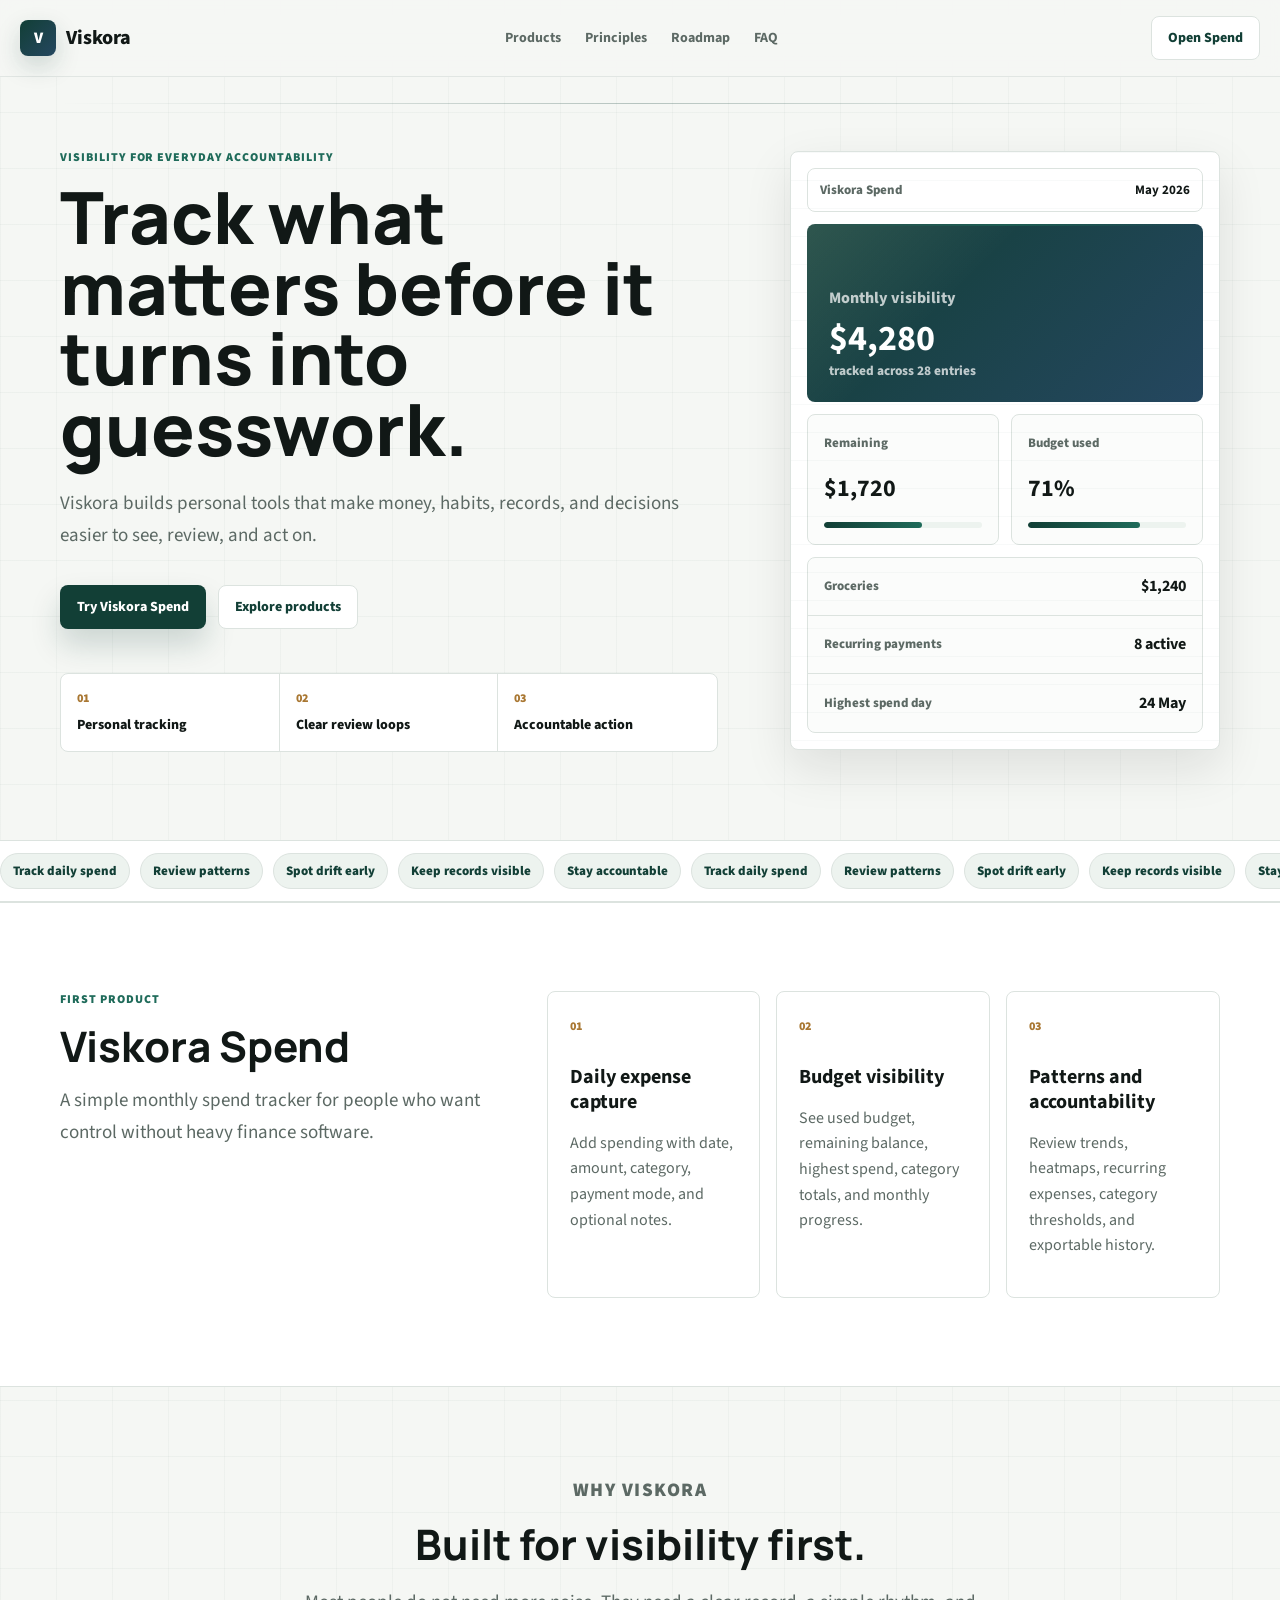
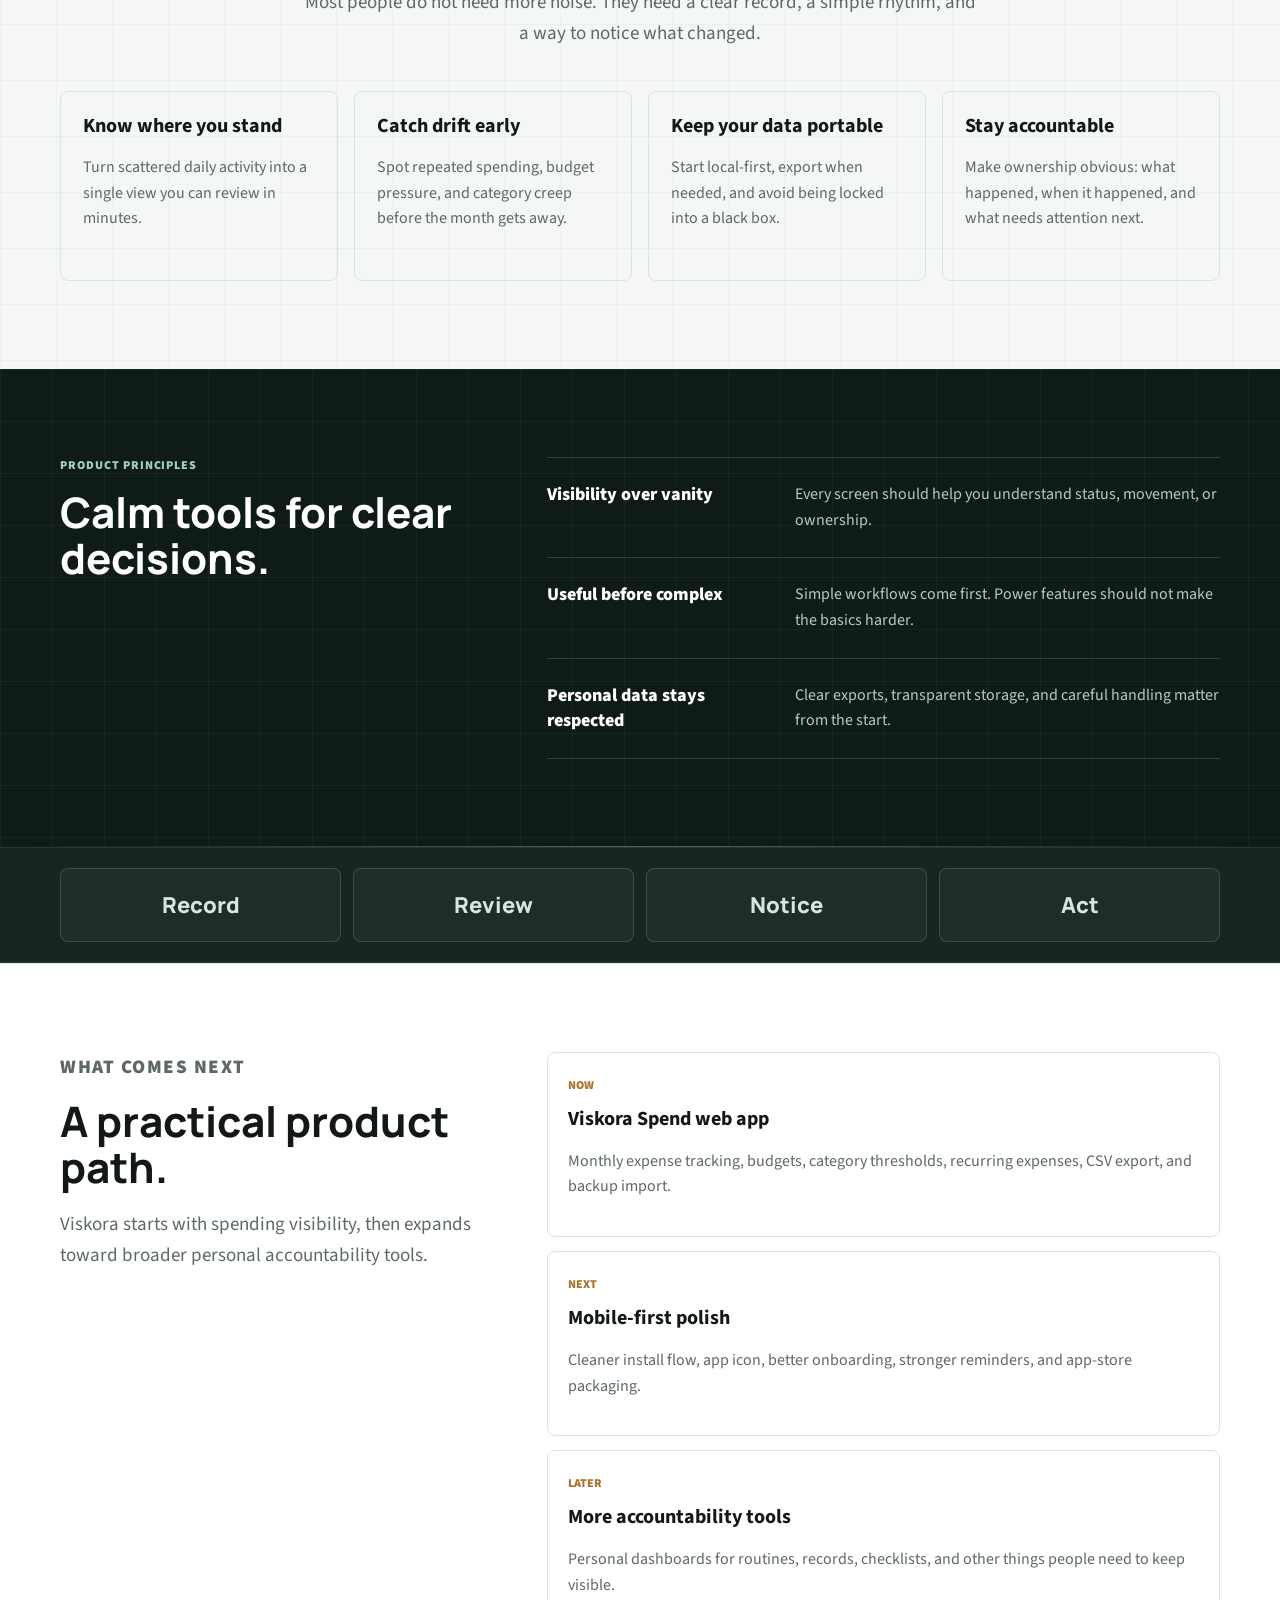
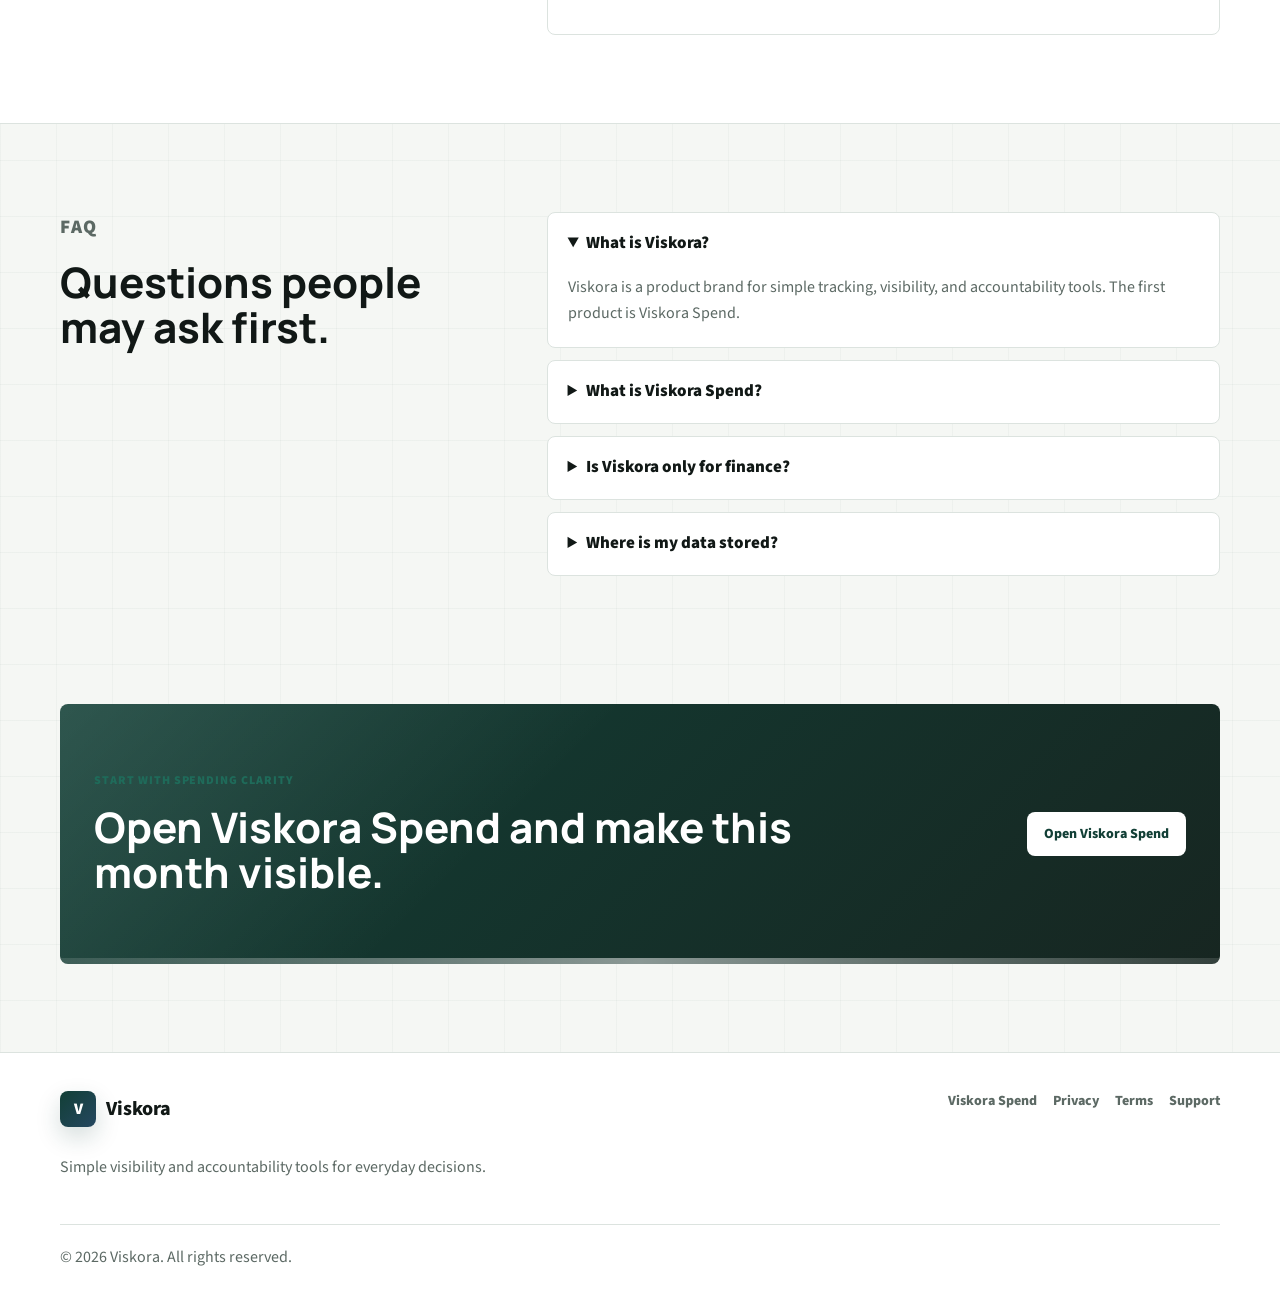
<file: index.html>
<!doctype html>
<html lang="en">
<head>
  <meta charset="utf-8">
  <meta name="viewport" content="width=device-width, initial-scale=1">
  <title>Viskora | Visibility for personal finance and accountability</title>
  <meta name="description" content="Viskora builds clear, accountable personal tools for tracking spending, routines, records, and decisions.">
  <meta name="theme-color" content="#123f36">
  <meta property="og:title" content="Viskora">
  <meta property="og:description" content="Simple tools for visibility, tracking, and accountability.">
  <meta property="og:type" content="website">
  <meta property="og:url" content="https://www.viskora.com">
  <meta name="twitter:card" content="summary">
  <link rel="canonical" href="https://www.viskora.com">
  <link rel="preconnect" href="https://fonts.googleapis.com">
  <link rel="preconnect" href="https://fonts.gstatic.com" crossorigin>
  <link href="https://fonts.googleapis.com/css2?family=Manrope:wght@500;600;700;800&family=Source+Sans+3:wght@400;500;600;700;800&display=swap" rel="stylesheet">
  <link rel="stylesheet" href="styles.css">
</head>
<body>
  <header class="site-header">
    <a class="brand" href="/" aria-label="Viskora home">
      <span class="brand-mark" aria-hidden="true">V</span>
      <span>Viskora</span>
    </a>

    <nav class="desktop-nav" aria-label="Primary navigation">
      <a href="#products">Products</a>
      <a href="#principles">Principles</a>
      <a href="#roadmap">Roadmap</a>
      <a href="#faq">FAQ</a>
    </nav>

    <a class="nav-action" href="https://spend.viskora.com">Open Spend</a>
  </header>

  <main>
    <section class="hero section-band reveal-section">
      <div class="container hero-grid">
        <div class="hero-copy reveal-item">
          <p class="eyebrow">Visibility for everyday accountability</p>
          <h1>Track what matters before it turns into guesswork.</h1>
          <p class="hero-lead">Viskora builds personal tools that make money, habits, records, and decisions easier to see, review, and act on.</p>

          <div class="hero-actions">
            <a class="button button-primary" href="https://spend.viskora.com">Try Viskora Spend</a>
            <a class="button button-secondary" href="#products">Explore products</a>
          </div>

          <dl class="proof-strip reveal-item" aria-label="Viskora focus areas">
            <div>
              <dt>01</dt>
              <dd>Personal tracking</dd>
            </div>
            <div>
              <dt>02</dt>
              <dd>Clear review loops</dd>
            </div>
            <div>
              <dt>03</dt>
              <dd>Accountable action</dd>
            </div>
          </dl>
        </div>

        <div class="product-visual reveal-item" data-float-card aria-label="Viskora Spend dashboard preview">
          <div class="scan-line" aria-hidden="true"></div>
          <div class="visual-topbar">
            <span>Viskora Spend</span>
            <strong>May 2026</strong>
          </div>
          <div class="visual-hero">
            <span>Monthly visibility</span>
            <strong>$4,280</strong>
            <small>tracked across 28 entries</small>
          </div>
          <div class="visual-metrics">
            <div>
              <span>Remaining</span>
              <strong>$1,720</strong>
              <div class="mini-meter" aria-hidden="true"><i style="width: 62%"></i></div>
            </div>
            <div>
              <span>Budget used</span>
              <strong>71%</strong>
              <div class="mini-meter" aria-hidden="true"><i style="width: 71%"></i></div>
            </div>
          </div>
          <div class="visual-list">
            <div class="visual-row">
              <span>Groceries</span>
              <strong>$1,240</strong>
            </div>
            <div class="visual-row">
              <span>Recurring payments</span>
              <strong>8 active</strong>
            </div>
            <div class="visual-row">
              <span>Highest spend day</span>
              <strong>24 May</strong>
            </div>
          </div>
        </div>
      </div>
    </section>

    <div class="motion-ribbon" aria-hidden="true">
      <div class="motion-track">
        <span>Track daily spend</span>
        <span>Review patterns</span>
        <span>Spot drift early</span>
        <span>Keep records visible</span>
        <span>Stay accountable</span>
        <span>Track daily spend</span>
        <span>Review patterns</span>
        <span>Spot drift early</span>
        <span>Keep records visible</span>
        <span>Stay accountable</span>
      </div>
    </div>

    <section class="section-band section-light reveal-section" id="products">
      <div class="container split-section">
        <div class="section-copy reveal-item">
          <p class="eyebrow">First product</p>
          <h2>Viskora Spend</h2>
          <p class="section-lead">A simple monthly spend tracker for people who want control without heavy finance software.</p>
        </div>

        <div class="feature-grid">
          <article class="feature-card reveal-item">
            <span class="feature-number">01</span>
            <h3>Daily expense capture</h3>
            <p>Add spending with date, amount, category, payment mode, and optional notes.</p>
          </article>
          <article class="feature-card reveal-item">
            <span class="feature-number">02</span>
            <h3>Budget visibility</h3>
            <p>See used budget, remaining balance, highest spend, category totals, and monthly progress.</p>
          </article>
          <article class="feature-card reveal-item">
            <span class="feature-number">03</span>
            <h3>Patterns and accountability</h3>
            <p>Review trends, heatmaps, recurring expenses, category thresholds, and exportable history.</p>
          </article>
        </div>
      </div>
    </section>

    <section class="section-band reveal-section">
      <div class="container">
        <div class="section-heading reveal-item">
          <p class="eyebrow">Why Viskora</p>
          <h2>Built for visibility first.</h2>
          <p>Most people do not need more noise. They need a clear record, a simple rhythm, and a way to notice what changed.</p>
        </div>

        <div class="benefit-grid">
          <article class="benefit-item reveal-item">
            <h3>Know where you stand</h3>
            <p>Turn scattered daily activity into a single view you can review in minutes.</p>
          </article>
          <article class="benefit-item reveal-item">
            <h3>Catch drift early</h3>
            <p>Spot repeated spending, budget pressure, and category creep before the month gets away.</p>
          </article>
          <article class="benefit-item reveal-item">
            <h3>Keep your data portable</h3>
            <p>Start local-first, export when needed, and avoid being locked into a black box.</p>
          </article>
          <article class="benefit-item reveal-item">
            <h3>Stay accountable</h3>
            <p>Make ownership obvious: what happened, when it happened, and what needs attention next.</p>
          </article>
        </div>
      </div>
    </section>

    <section class="section-band section-dark reveal-section" id="principles">
      <div class="container principle-grid">
        <div class="reveal-item">
          <p class="eyebrow eyebrow-invert">Product principles</p>
          <h2>Calm tools for clear decisions.</h2>
        </div>

        <div class="principle-list">
          <div class="principle-row reveal-item">
            <span>Visibility over vanity</span>
            <p>Every screen should help you understand status, movement, or ownership.</p>
          </div>
          <div class="principle-row reveal-item">
            <span>Useful before complex</span>
            <p>Simple workflows come first. Power features should not make the basics harder.</p>
          </div>
          <div class="principle-row reveal-item">
            <span>Personal data stays respected</span>
            <p>Clear exports, transparent storage, and careful handling matter from the start.</p>
          </div>
        </div>
      </div>
    </section>

    <div class="signal-band" aria-hidden="true">
      <div class="container signal-grid">
        <span>Record</span>
        <span>Review</span>
        <span>Notice</span>
        <span>Act</span>
      </div>
    </div>

    <section class="section-band section-light reveal-section" id="roadmap">
      <div class="container roadmap-grid">
        <div class="section-heading section-heading-left reveal-item">
          <p class="eyebrow">What comes next</p>
          <h2>A practical product path.</h2>
          <p>Viskora starts with spending visibility, then expands toward broader personal accountability tools.</p>
        </div>

        <ol class="timeline">
          <li class="reveal-item">
            <span>Now</span>
            <strong>Viskora Spend web app</strong>
            <p>Monthly expense tracking, budgets, category thresholds, recurring expenses, CSV export, and backup import.</p>
          </li>
          <li class="reveal-item">
            <span>Next</span>
            <strong>Mobile-first polish</strong>
            <p>Cleaner install flow, app icon, better onboarding, stronger reminders, and app-store packaging.</p>
          </li>
          <li class="reveal-item">
            <span>Later</span>
            <strong>More accountability tools</strong>
            <p>Personal dashboards for routines, records, checklists, and other things people need to keep visible.</p>
          </li>
        </ol>
      </div>
    </section>

    <section class="section-band reveal-section" id="faq">
      <div class="container faq-grid">
        <div class="section-heading section-heading-left reveal-item">
          <p class="eyebrow">FAQ</p>
          <h2>Questions people may ask first.</h2>
        </div>

        <div class="faq-list">
          <details class="reveal-item" open>
            <summary>What is Viskora?</summary>
            <p>Viskora is a product brand for simple tracking, visibility, and accountability tools. The first product is Viskora Spend.</p>
          </details>
          <details class="reveal-item">
            <summary>What is Viskora Spend?</summary>
            <p>Viskora Spend is a monthly spend tracker for recording expenses, budgets, categories, recurring payments, and trends.</p>
          </details>
          <details class="reveal-item">
            <summary>Is Viskora only for finance?</summary>
            <p>No. Finance is the first use case. The wider brand can support any personal tool where visibility and accountability matter.</p>
          </details>
          <details class="reveal-item">
            <summary>Where is my data stored?</summary>
            <p>The current spend tracker stores data in your browser. You can export CSV files and JSON backups from the app.</p>
          </details>
        </div>
      </div>
    </section>

    <section class="section-band cta-band reveal-section">
      <div class="container cta-panel reveal-item">
        <div>
          <p class="eyebrow">Start with spending clarity</p>
          <h2>Open Viskora Spend and make this month visible.</h2>
        </div>
        <a class="button button-primary" href="https://spend.viskora.com">Open Viskora Spend</a>
      </div>
    </section>
  </main>

  <footer class="site-footer">
    <div class="container footer-grid">
      <div>
        <a class="brand footer-brand" href="/">
          <span class="brand-mark" aria-hidden="true">V</span>
          <span>Viskora</span>
        </a>
        <p>Simple visibility and accountability tools for everyday decisions.</p>
      </div>
      <div class="footer-links">
        <a href="https://spend.viskora.com">Viskora Spend</a>
        <a href="/privacy">Privacy</a>
        <a href="/terms">Terms</a>
        <a href="/support">Support</a>
      </div>
      <p class="copyright">&copy; 2026 Viskora. All rights reserved.</p>
    </div>
  </footer>
  <script src="motion.js"></script>
</body>
</html>
</file>
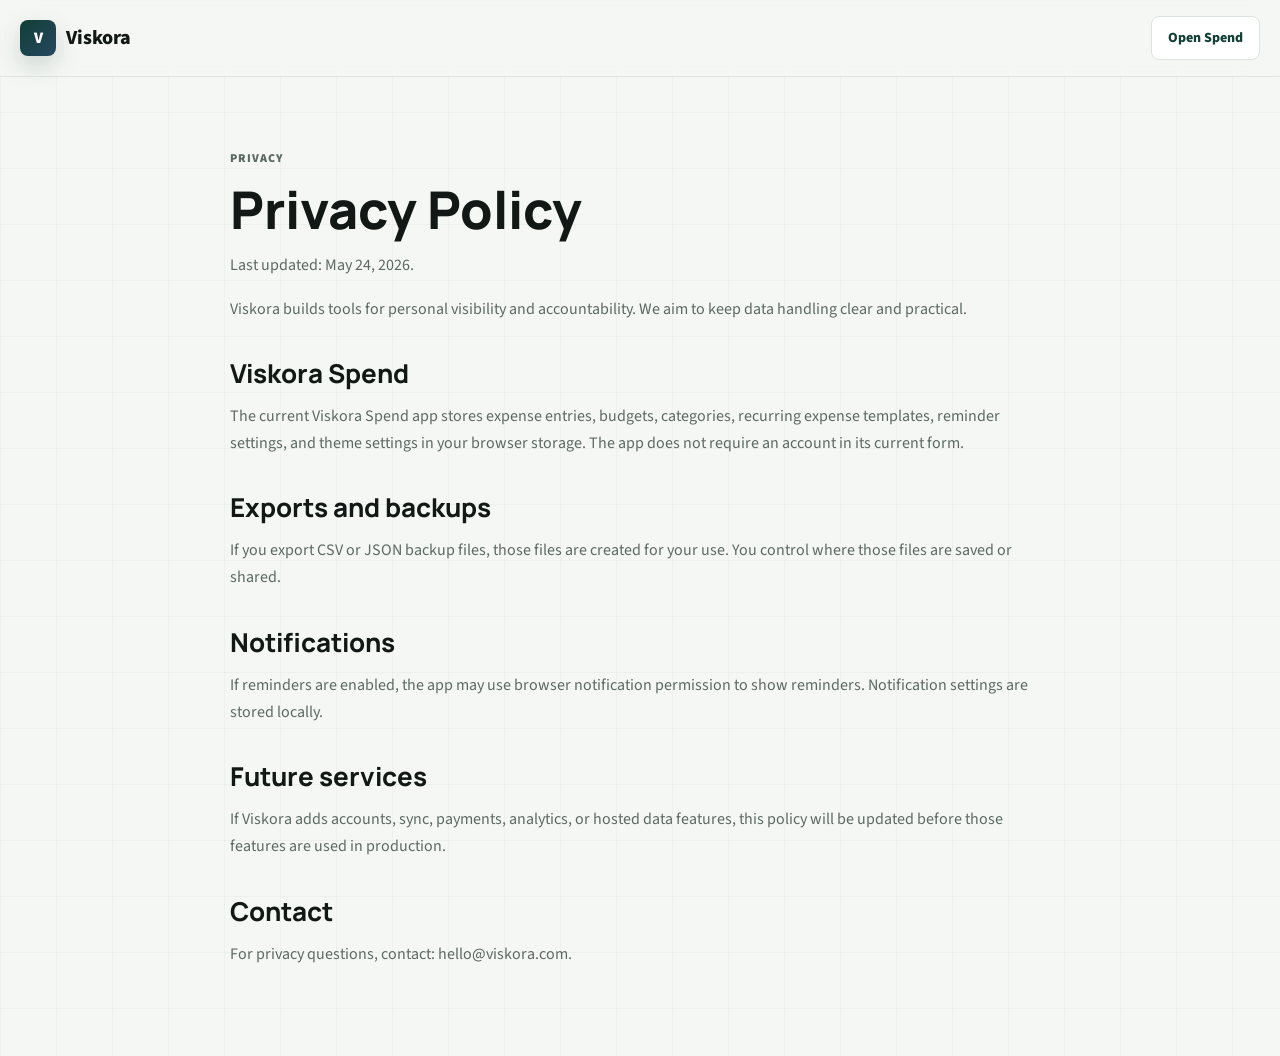
<file: privacy.html>
<!doctype html>
<html lang="en">
<head>
  <meta charset="utf-8">
  <meta name="viewport" content="width=device-width, initial-scale=1">
  <title>Privacy Policy | Viskora</title>
  <meta name="description" content="Privacy policy for Viskora.">
  <link rel="canonical" href="https://www.viskora.com/privacy">
  <link rel="preconnect" href="https://fonts.googleapis.com">
  <link rel="preconnect" href="https://fonts.gstatic.com" crossorigin>
  <link href="https://fonts.googleapis.com/css2?family=Manrope:wght@500;600;700;800&family=Source+Sans+3:wght@400;500;600;700;800&display=swap" rel="stylesheet">
  <link rel="stylesheet" href="styles.css">
</head>
<body>
  <header class="site-header">
    <a class="brand" href="/">
      <span class="brand-mark" aria-hidden="true">V</span>
      <span>Viskora</span>
    </a>
    <a class="nav-action" href="https://spend.viskora.com">Open Spend</a>
  </header>

  <main class="legal-page">
    <article class="container legal-content">
      <p class="eyebrow">Privacy</p>
      <h1>Privacy Policy</h1>
      <p>Last updated: May 24, 2026.</p>
      <p>Viskora builds tools for personal visibility and accountability. We aim to keep data handling clear and practical.</p>

      <h2>Viskora Spend</h2>
      <p>The current Viskora Spend app stores expense entries, budgets, categories, recurring expense templates, reminder settings, and theme settings in your browser storage. The app does not require an account in its current form.</p>

      <h2>Exports and backups</h2>
      <p>If you export CSV or JSON backup files, those files are created for your use. You control where those files are saved or shared.</p>

      <h2>Notifications</h2>
      <p>If reminders are enabled, the app may use browser notification permission to show reminders. Notification settings are stored locally.</p>

      <h2>Future services</h2>
      <p>If Viskora adds accounts, sync, payments, analytics, or hosted data features, this policy will be updated before those features are used in production.</p>

      <h2>Contact</h2>
      <p>For privacy questions, contact: hello@viskora.com.</p>
    </article>
  </main>
</body>
</html>
</file>
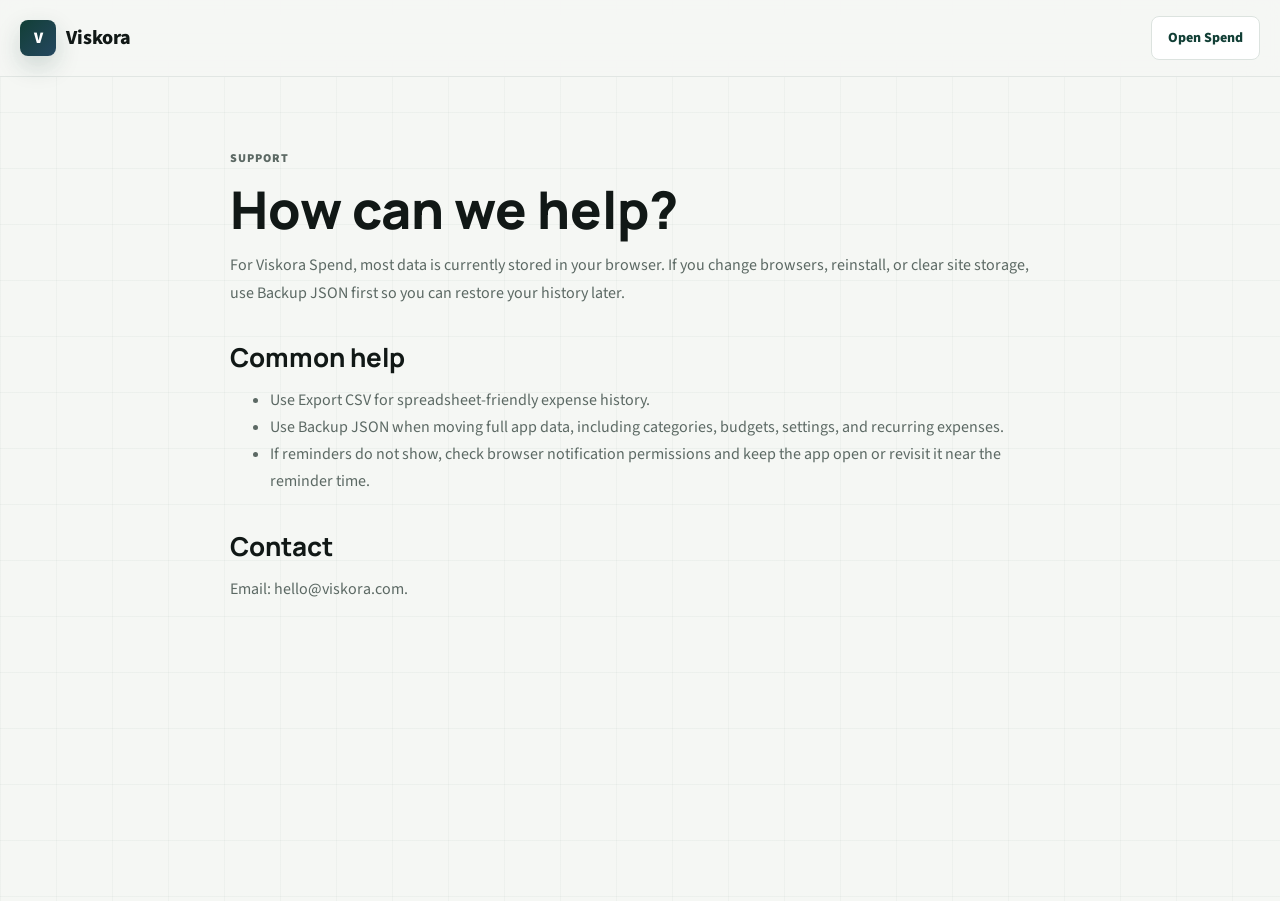
<file: support.html>
<!doctype html>
<html lang="en">
<head>
  <meta charset="utf-8">
  <meta name="viewport" content="width=device-width, initial-scale=1">
  <title>Support | Viskora</title>
  <meta name="description" content="Support for Viskora products.">
  <link rel="canonical" href="https://www.viskora.com/support">
  <link rel="preconnect" href="https://fonts.googleapis.com">
  <link rel="preconnect" href="https://fonts.gstatic.com" crossorigin>
  <link href="https://fonts.googleapis.com/css2?family=Manrope:wght@500;600;700;800&family=Source+Sans+3:wght@400;500;600;700;800&display=swap" rel="stylesheet">
  <link rel="stylesheet" href="styles.css">
</head>
<body>
  <header class="site-header">
    <a class="brand" href="/">
      <span class="brand-mark" aria-hidden="true">V</span>
      <span>Viskora</span>
    </a>
    <a class="nav-action" href="https://spend.viskora.com">Open Spend</a>
  </header>

  <main class="legal-page">
    <article class="container legal-content">
      <p class="eyebrow">Support</p>
      <h1>How can we help?</h1>
      <p>For Viskora Spend, most data is currently stored in your browser. If you change browsers, reinstall, or clear site storage, use Backup JSON first so you can restore your history later.</p>

      <h2>Common help</h2>
      <ul>
        <li>Use Export CSV for spreadsheet-friendly expense history.</li>
        <li>Use Backup JSON when moving full app data, including categories, budgets, settings, and recurring expenses.</li>
        <li>If reminders do not show, check browser notification permissions and keep the app open or revisit it near the reminder time.</li>
      </ul>

      <h2>Contact</h2>
      <p>Email: hello@viskora.com.</p>
    </article>
  </main>
</body>
</html>
</file>
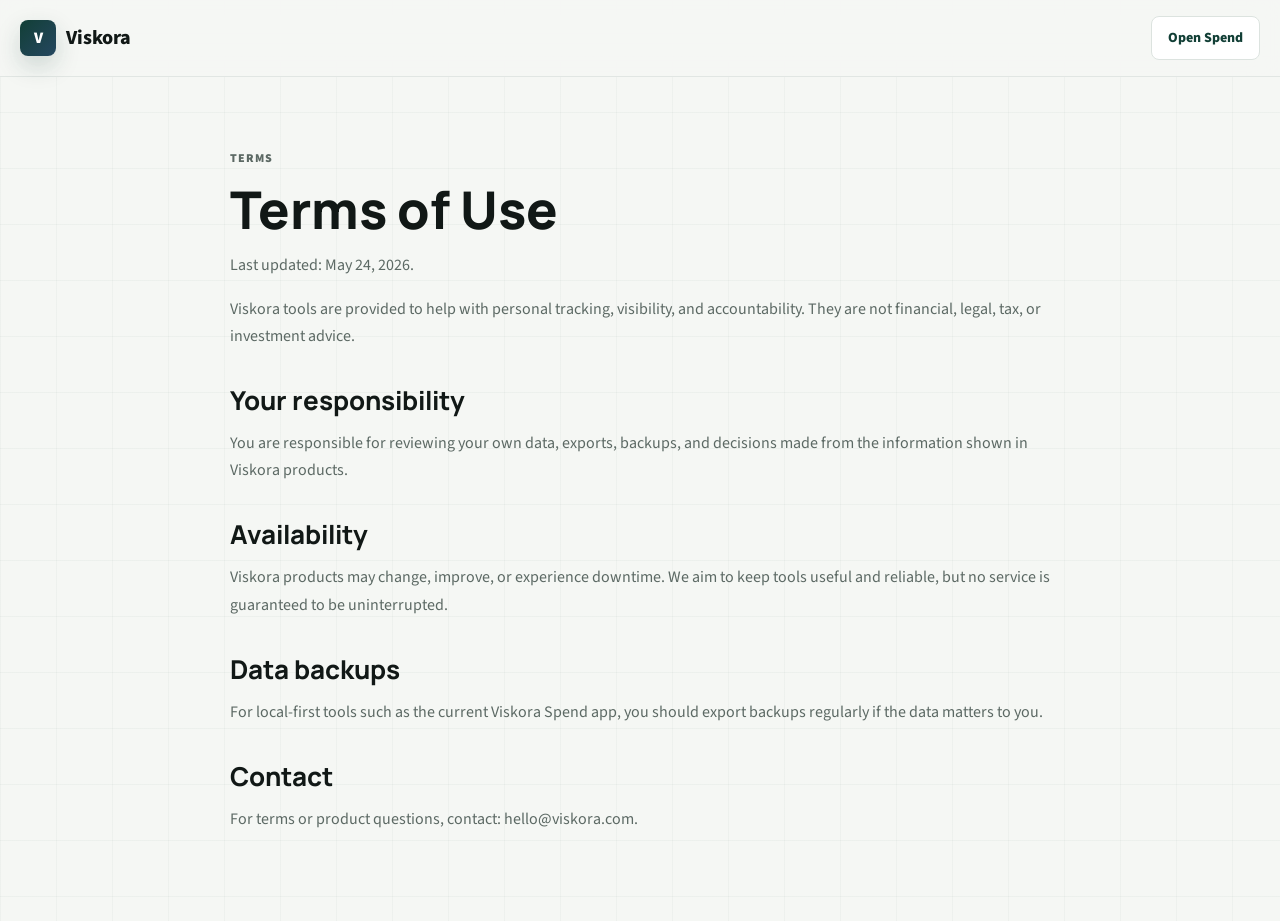
<file: terms.html>
<!doctype html>
<html lang="en">
<head>
  <meta charset="utf-8">
  <meta name="viewport" content="width=device-width, initial-scale=1">
  <title>Terms | Viskora</title>
  <meta name="description" content="Terms for Viskora.">
  <link rel="canonical" href="https://www.viskora.com/terms">
  <link rel="preconnect" href="https://fonts.googleapis.com">
  <link rel="preconnect" href="https://fonts.gstatic.com" crossorigin>
  <link href="https://fonts.googleapis.com/css2?family=Manrope:wght@500;600;700;800&family=Source+Sans+3:wght@400;500;600;700;800&display=swap" rel="stylesheet">
  <link rel="stylesheet" href="styles.css">
</head>
<body>
  <header class="site-header">
    <a class="brand" href="/">
      <span class="brand-mark" aria-hidden="true">V</span>
      <span>Viskora</span>
    </a>
    <a class="nav-action" href="https://spend.viskora.com">Open Spend</a>
  </header>

  <main class="legal-page">
    <article class="container legal-content">
      <p class="eyebrow">Terms</p>
      <h1>Terms of Use</h1>
      <p>Last updated: May 24, 2026.</p>
      <p>Viskora tools are provided to help with personal tracking, visibility, and accountability. They are not financial, legal, tax, or investment advice.</p>

      <h2>Your responsibility</h2>
      <p>You are responsible for reviewing your own data, exports, backups, and decisions made from the information shown in Viskora products.</p>

      <h2>Availability</h2>
      <p>Viskora products may change, improve, or experience downtime. We aim to keep tools useful and reliable, but no service is guaranteed to be uninterrupted.</p>

      <h2>Data backups</h2>
      <p>For local-first tools such as the current Viskora Spend app, you should export backups regularly if the data matters to you.</p>

      <h2>Contact</h2>
      <p>For terms or product questions, contact: hello@viskora.com.</p>
    </article>
  </main>
</body>
</html>
</file>
<file: styles.css>
:root {
  --bg: #f5f7f4;
  --surface: #ffffff;
  --surface-soft: #edf3ef;
  --ink: #111816;
  --muted: #5c6964;
  --line: #dce3df;
  --green: #123f36;
  --green-2: #1f6b5a;
  --blue: #254760;
  --amber: #a97732;
  --dark: #0f1b18;
  --dark-2: #172621;
  --white: #ffffff;
  --shadow: 0 18px 48px rgba(17, 24, 22, 0.1);
  --font-sans: "Source Sans 3", ui-sans-serif, system-ui, -apple-system, BlinkMacSystemFont, "Segoe UI", sans-serif;
  --font-display: "Manrope", var(--font-sans);
}

* {
  box-sizing: border-box;
}

html {
  scroll-behavior: smooth;
}

body {
  margin: 0;
  font-family: var(--font-sans);
  color: var(--ink);
  background:
    linear-gradient(rgba(18, 63, 54, 0.035) 1px, transparent 1px),
    linear-gradient(90deg, rgba(18, 63, 54, 0.03) 1px, transparent 1px),
    var(--bg);
  background-size: 56px 56px;
}

a {
  color: inherit;
}

.container {
  width: min(1160px, calc(100% - 40px));
  margin: 0 auto;
}

.site-header {
  position: sticky;
  top: 0;
  z-index: 10;
  width: 100%;
  min-height: 76px;
  padding: 16px 20px;
  display: flex;
  align-items: center;
  justify-content: space-between;
  gap: 20px;
  background: rgba(245, 247, 244, 0.9);
  border-bottom: 1px solid rgba(220, 227, 223, 0.8);
  backdrop-filter: blur(14px);
}

.brand {
  display: inline-flex;
  align-items: center;
  gap: 10px;
  color: var(--ink);
  font-size: 20px;
  font-weight: 800;
  text-decoration: none;
}

.brand-mark {
  width: 36px;
  height: 36px;
  border-radius: 8px;
  display: grid;
  place-items: center;
  color: var(--white);
  background: linear-gradient(135deg, var(--green), var(--blue));
  font-size: 16px;
  font-weight: 900;
  box-shadow: 0 10px 24px rgba(18, 63, 54, 0.18);
  animation: markPulse 4.5s ease-in-out infinite;
}

.desktop-nav {
  display: flex;
  align-items: center;
  gap: 24px;
  color: var(--muted);
  font-size: 14px;
  font-weight: 700;
}

.desktop-nav a,
.footer-links a {
  text-decoration: none;
}

.desktop-nav a:hover,
.footer-links a:hover {
  color: var(--green);
}

.nav-action,
.button {
  min-height: 44px;
  padding: 0 16px;
  border-radius: 8px;
  display: inline-flex;
  align-items: center;
  justify-content: center;
  border: 1px solid transparent;
  font-size: 14px;
  font-weight: 800;
  text-decoration: none;
  white-space: nowrap;
}

.nav-action {
  color: var(--green);
  background: var(--surface);
  border-color: var(--line);
  transition: transform 180ms ease, border-color 180ms ease, color 180ms ease;
}

.nav-action:hover {
  transform: translateY(-1px);
  border-color: rgba(18, 63, 54, 0.34);
}

.section-band {
  padding: 88px 0;
  position: relative;
}

.section-light {
  background: var(--surface);
  border-top: 1px solid var(--line);
  border-bottom: 1px solid var(--line);
}

.hero {
  padding-top: 72px;
  overflow: hidden;
}

.hero::before {
  content: "";
  position: absolute;
  left: max(20px, calc((100vw - 1160px) / 2));
  right: max(20px, calc((100vw - 1160px) / 2));
  top: 26px;
  height: 1px;
  background: linear-gradient(90deg, transparent, rgba(18, 63, 54, 0.28), transparent);
  animation: lineTravel 5s ease-in-out infinite;
}

.hero-grid {
  display: grid;
  grid-template-columns: minmax(0, 1fr) 430px;
  gap: 72px;
  align-items: center;
}

.eyebrow {
  margin: 0 0 16px;
  color: var(--green-2);
  font-size: 12px;
  font-weight: 900;
  letter-spacing: 0.08em;
  text-transform: uppercase;
}

.eyebrow-invert {
  color: #9fd1c3;
}

h1,
h2,
h3,
p {
  overflow-wrap: anywhere;
}

h1 {
  margin: 0;
  max-width: 760px;
  font-family: var(--font-display);
  font-size: 72px;
  line-height: 0.98;
  letter-spacing: 0;
  font-weight: 850;
}

h2 {
  margin: 0;
  font-family: var(--font-display);
  font-size: 42px;
  line-height: 1.08;
  letter-spacing: 0;
  font-weight: 750;
}

h3 {
  margin: 0;
  font-size: 20px;
  line-height: 1.25;
  letter-spacing: 0;
}

.hero-lead,
.section-lead,
.section-heading p {
  color: var(--muted);
  font-size: 19px;
  line-height: 1.65;
}

.hero-lead {
  max-width: 630px;
  margin: 24px 0 0;
}

.hero-actions {
  margin-top: 34px;
  display: flex;
  flex-wrap: wrap;
  gap: 12px;
}

.button-primary {
  color: var(--white);
  background: var(--green);
  box-shadow: 0 16px 30px rgba(18, 63, 54, 0.18);
  transition: transform 180ms ease, box-shadow 180ms ease, background 180ms ease;
}

.button-primary:hover {
  background: var(--green-2);
  transform: translateY(-2px);
  box-shadow: 0 20px 38px rgba(18, 63, 54, 0.22);
}

.button-secondary {
  color: var(--green);
  background: var(--surface);
  border-color: var(--line);
  transition: transform 180ms ease, border-color 180ms ease;
}

.button-secondary:hover {
  transform: translateY(-2px);
  border-color: rgba(18, 63, 54, 0.32);
}

.proof-strip {
  margin: 44px 0 0;
  display: grid;
  grid-template-columns: repeat(3, minmax(0, 1fr));
  border: 1px solid var(--line);
  border-radius: 8px;
  background: var(--surface);
  overflow: hidden;
}

.proof-strip div {
  padding: 16px;
  border-right: 1px solid var(--line);
}

.proof-strip div:last-child {
  border-right: 0;
}

.proof-strip dt {
  color: var(--amber);
  font-size: 12px;
  font-weight: 900;
}

.proof-strip dd {
  margin: 8px 0 0;
  font-size: 14px;
  font-weight: 800;
}

.product-visual {
  min-height: 550px;
  padding: 16px;
  border: 1px solid var(--line);
  border-radius: 8px;
  background: var(--surface);
  box-shadow: var(--shadow);
  display: flex;
  flex-direction: column;
  gap: 12px;
  position: relative;
  overflow: hidden;
  transform: perspective(900px) rotateX(var(--tilt-x, 0deg)) rotateY(var(--tilt-y, 0deg));
  transition: transform 220ms ease;
}

.product-visual::before {
  content: "";
  position: absolute;
  inset: 0;
  pointer-events: none;
  background:
    linear-gradient(90deg, rgba(255,255,255,0.02) 1px, transparent 1px),
    linear-gradient(rgba(18,63,54,0.04) 1px, transparent 1px);
  background-size: 28px 28px;
  opacity: 0.7;
}

.scan-line {
  position: absolute;
  z-index: 2;
  left: 16px;
  right: 16px;
  height: 2px;
  top: 72px;
  background: linear-gradient(90deg, transparent, rgba(31, 107, 90, 0.65), transparent);
  animation: scanDashboard 4.2s ease-in-out infinite;
  pointer-events: none;
}

.visual-topbar,
.visual-row {
  display: flex;
  align-items: center;
  justify-content: space-between;
  gap: 14px;
}

.visual-topbar {
  min-height: 44px;
  padding: 0 12px;
  border: 1px solid var(--line);
  border-radius: 8px;
  color: var(--muted);
  font-size: 13px;
  font-weight: 800;
}

.visual-topbar strong {
  color: var(--ink);
}

.visual-hero {
  min-height: 178px;
  padding: 22px;
  border-radius: 8px;
  color: var(--white);
  background:
    linear-gradient(135deg, rgba(255, 255, 255, 0.12), transparent 38%),
    linear-gradient(135deg, var(--green), var(--blue));
  display: flex;
  flex-direction: column;
  justify-content: flex-end;
  position: relative;
  overflow: hidden;
}

.visual-hero::after {
  content: "";
  position: absolute;
  inset: 0;
  background: linear-gradient(110deg, transparent 0%, rgba(255, 255, 255, 0.16) 46%, transparent 62%);
  transform: translateX(-120%);
  animation: sheen 5.5s ease-in-out infinite;
}

.visual-hero span,
.visual-hero small {
  color: rgba(255, 255, 255, 0.72);
  font-weight: 800;
  position: relative;
  z-index: 1;
}

.visual-hero strong {
  display: block;
  margin: 12px 0 4px;
  font-size: 36px;
  line-height: 1;
  position: relative;
  z-index: 1;
}

.visual-metrics {
  display: grid;
  grid-template-columns: 1fr 1fr;
  gap: 12px;
}

.visual-metrics > div,
.visual-list {
  border: 1px solid var(--line);
  border-radius: 8px;
  background: #fbfcfb;
}

.visual-metrics > div {
  min-height: 108px;
  padding: 16px;
}

.visual-metrics span,
.visual-row span {
  color: var(--muted);
  font-size: 13px;
  font-weight: 800;
}

.visual-metrics strong {
  display: block;
  margin-top: 18px;
  font-size: 24px;
}

.mini-meter {
  width: 100%;
  height: 6px;
  margin-top: 16px;
  border-radius: 999px;
  background: var(--surface-soft);
  overflow: hidden;
}

.mini-meter > i {
  display: block;
  width: 0;
  height: 100%;
  border-radius: inherit;
  background: linear-gradient(90deg, var(--green), var(--green-2));
  transform-origin: left;
  animation: meterGrow 1.7s ease both;
}

.visual-list {
  margin-top: auto;
  overflow: hidden;
}

.visual-row {
  min-height: 58px;
  padding: 0 16px;
  border-bottom: 1px solid var(--line);
  transition: background 180ms ease, transform 180ms ease;
}

.visual-row:last-child {
  border-bottom: 0;
}

.visual-row:hover {
  background: var(--surface-soft);
  transform: translateX(3px);
}

.split-section,
.principle-grid,
.roadmap-grid,
.faq-grid {
  display: grid;
  grid-template-columns: 0.78fr 1.22fr;
  gap: 56px;
  align-items: start;
}

.section-lead {
  margin: 16px 0 0;
}

.feature-grid,
.benefit-grid {
  display: grid;
  gap: 16px;
}

.feature-grid {
  grid-template-columns: repeat(3, minmax(0, 1fr));
}

.feature-card,
.benefit-item {
  min-height: 210px;
  padding: 22px;
  border: 1px solid var(--line);
  border-radius: 8px;
  background: var(--surface);
  transition: transform 220ms ease, box-shadow 220ms ease, border-color 220ms ease;
}

.feature-card:hover,
.benefit-item:hover,
.timeline li:hover,
details:hover {
  transform: translateY(-4px);
  border-color: rgba(18, 63, 54, 0.24);
  box-shadow: 0 18px 40px rgba(17, 24, 22, 0.08);
}

.feature-card p,
.benefit-item p,
.principle-row p,
.timeline p,
.faq-list p,
.site-footer p {
  color: var(--muted);
  line-height: 1.6;
}

.feature-number {
  display: inline-flex;
  margin-bottom: 30px;
  color: var(--amber);
  font-size: 12px;
  font-weight: 900;
}

.section-heading {
  max-width: 680px;
  margin: 0 auto 42px;
  text-align: center;
}

.section-heading-left {
  margin: 0;
  text-align: left;
}

.benefit-grid {
  grid-template-columns: repeat(4, minmax(0, 1fr));
}

.benefit-item {
  background: transparent;
  min-height: 190px;
}

.section-dark {
  color: var(--white);
  background:
    linear-gradient(rgba(255,255,255,0.04) 1px, transparent 1px),
    linear-gradient(90deg, rgba(255,255,255,0.035) 1px, transparent 1px),
    var(--dark);
  background-size: 52px 52px;
  overflow: hidden;
}

.section-dark::after {
  content: "";
  position: absolute;
  left: 0;
  right: 0;
  bottom: 0;
  height: 1px;
  background: linear-gradient(90deg, transparent, rgba(159, 209, 195, 0.42), transparent);
  animation: lineTravel 5.5s ease-in-out infinite reverse;
}

.section-dark h2 {
  max-width: 480px;
}

.principle-list {
  border-top: 1px solid rgba(255, 255, 255, 0.16);
}

.principle-row {
  display: grid;
  grid-template-columns: 220px minmax(0, 1fr);
  gap: 28px;
  padding: 24px 0;
  border-bottom: 1px solid rgba(255, 255, 255, 0.16);
}

.principle-row span {
  font-size: 18px;
  font-weight: 850;
}

.principle-row p {
  margin: 0;
  color: #b8cac4;
}

.timeline {
  margin: 0;
  padding: 0;
  list-style: none;
  display: grid;
  gap: 14px;
}

.timeline li {
  padding: 20px;
  border: 1px solid var(--line);
  border-radius: 8px;
  background: var(--surface);
  transition: transform 220ms ease, box-shadow 220ms ease, border-color 220ms ease;
}

.timeline span {
  color: var(--amber);
  font-size: 12px;
  font-weight: 900;
  text-transform: uppercase;
}

.timeline strong {
  display: block;
  margin-top: 10px;
  font-size: 20px;
}

.faq-list {
  display: grid;
  gap: 12px;
}

details {
  border: 1px solid var(--line);
  border-radius: 8px;
  background: var(--surface);
  transition: transform 220ms ease, box-shadow 220ms ease, border-color 220ms ease;
}

summary {
  min-height: 62px;
  padding: 18px 20px;
  cursor: pointer;
  font-size: 17px;
  font-weight: 850;
}

details p {
  margin: 0;
  padding: 0 20px 20px;
}

.cta-band {
  padding-top: 40px;
}

.cta-panel {
  min-height: 260px;
  padding: 34px;
  border-radius: 8px;
  color: var(--white);
  background:
    linear-gradient(135deg, rgba(255, 255, 255, 0.12), transparent 40%),
    linear-gradient(135deg, var(--green), var(--dark-2));
  display: flex;
  align-items: center;
  justify-content: space-between;
  gap: 28px;
  position: relative;
  overflow: hidden;
}

.cta-panel::after {
  content: "";
  position: absolute;
  inset: auto 0 0 0;
  height: 6px;
  background: linear-gradient(90deg, rgba(255,255,255,0.12), rgba(255,255,255,0.5), rgba(255,255,255,0.12));
  animation: ribbonSlide 4s linear infinite;
}

.cta-panel h2 {
  max-width: 720px;
}

.cta-panel .button-primary {
  background: var(--white);
  color: var(--green);
  box-shadow: none;
}

.site-footer {
  padding: 38px 0;
  background: var(--surface);
  border-top: 1px solid var(--line);
}

.footer-grid {
  display: grid;
  grid-template-columns: 1.2fr auto;
  gap: 28px;
  align-items: start;
}

.footer-brand {
  margin-bottom: 12px;
}

.footer-links {
  display: flex;
  flex-wrap: wrap;
  justify-content: flex-end;
  gap: 16px;
  color: var(--muted);
  font-size: 14px;
  font-weight: 800;
}

.copyright {
  grid-column: 1 / -1;
  margin: 0;
  padding-top: 20px;
  border-top: 1px solid var(--line);
}

.legal-page {
  min-height: calc(100vh - 76px);
  padding: 72px 0;
}

.legal-content {
  max-width: 820px;
}

.legal-content h1 {
  font-size: 52px;
}

.legal-content h2 {
  margin-top: 36px;
  font-size: 26px;
}

.legal-content p,
.legal-content li {
  color: var(--muted);
  line-height: 1.7;
}

.motion-ribbon {
  overflow: hidden;
  border-top: 1px solid var(--line);
  border-bottom: 1px solid var(--line);
  background: var(--surface);
}

.motion-track {
  width: max-content;
  display: flex;
  gap: 10px;
  padding: 12px 0;
  animation: ticker 28s linear infinite;
}

.motion-track span {
  padding: 8px 12px;
  border: 1px solid var(--line);
  border-radius: 999px;
  color: var(--green);
  background: var(--surface-soft);
  font-size: 13px;
  font-weight: 850;
  white-space: nowrap;
}

.signal-band {
  padding: 20px 0;
  background: var(--dark-2);
  border-top: 1px solid rgba(255,255,255,0.08);
  border-bottom: 1px solid rgba(255,255,255,0.08);
  overflow: hidden;
}

.signal-grid {
  display: grid;
  grid-template-columns: repeat(4, minmax(0, 1fr));
  gap: 12px;
}

.signal-grid span {
  min-height: 74px;
  border: 1px solid rgba(255,255,255,0.14);
  border-radius: 8px;
  color: #d8e6e0;
  display: grid;
  place-items: center;
  font-family: var(--font-display);
  font-size: 22px;
  font-weight: 800;
  background: rgba(255,255,255,0.035);
  animation: signalLift 4s ease-in-out infinite;
}

.signal-grid span:nth-child(2) {
  animation-delay: 0.2s;
}

.signal-grid span:nth-child(3) {
  animation-delay: 0.4s;
}

.signal-grid span:nth-child(4) {
  animation-delay: 0.6s;
}

.reveal-item,
.reveal-section {
  opacity: 0;
  transform: translateY(24px);
  transition: opacity 700ms ease, transform 700ms ease;
  transition-delay: var(--reveal-delay, 0ms);
}

.reveal-item.is-visible,
.reveal-section.is-visible {
  opacity: 1;
  transform: translateY(0);
}

@keyframes markPulse {
  0%, 100% {
    transform: translateY(0);
  }
  50% {
    transform: translateY(-2px);
  }
}

@keyframes lineTravel {
  0%, 100% {
    opacity: 0.3;
    transform: scaleX(0.35);
  }
  50% {
    opacity: 1;
    transform: scaleX(1);
  }
}

@keyframes scanDashboard {
  0%, 100% {
    transform: translateY(0);
    opacity: 0;
  }
  18%, 82% {
    opacity: 1;
  }
  50% {
    transform: translateY(390px);
  }
}

@keyframes sheen {
  0%, 58%, 100% {
    transform: translateX(-120%);
  }
  72% {
    transform: translateX(120%);
  }
}

@keyframes meterGrow {
  from {
    transform: scaleX(0);
  }
  to {
    transform: scaleX(1);
  }
}

@keyframes ticker {
  from {
    transform: translateX(0);
  }
  to {
    transform: translateX(-50%);
  }
}

@keyframes signalLift {
  0%, 100% {
    transform: translateY(0);
  }
  50% {
    transform: translateY(-6px);
  }
}

@keyframes ribbonSlide {
  from {
    transform: translateX(-50%);
  }
  to {
    transform: translateX(50%);
  }
}

@media (max-width: 980px) {
  .desktop-nav {
    display: none;
  }

  h1 {
    font-size: 56px;
  }

  h2 {
    font-size: 34px;
  }

  .hero-grid,
  .split-section,
  .principle-grid,
  .roadmap-grid,
  .faq-grid {
    grid-template-columns: 1fr;
  }

  .feature-grid,
  .benefit-grid {
    grid-template-columns: repeat(2, minmax(0, 1fr));
  }
}

@media (max-width: 640px) {
  .container {
    width: min(100% - 28px, 1160px);
  }

  .site-header {
    padding: 12px 14px;
  }

  .brand {
    font-size: 18px;
  }

  .nav-action {
    min-height: 40px;
    padding-inline: 12px;
    font-size: 13px;
  }

  .section-band {
    padding: 58px 0;
  }

  .hero {
    padding-top: 42px;
  }

  h1 {
    font-size: 42px;
  }

  h2 {
    font-size: 30px;
  }

  .hero-lead,
  .section-lead,
  .section-heading p {
    font-size: 17px;
  }

  .button {
    width: 100%;
  }

  .proof-strip,
  .feature-grid,
  .benefit-grid,
  .visual-metrics,
  .signal-grid {
    grid-template-columns: 1fr;
  }

  .proof-strip div {
    border-right: 0;
    border-bottom: 1px solid var(--line);
  }

  .proof-strip div:last-child {
    border-bottom: 0;
  }

  .product-visual {
    min-height: 0;
  }

  .visual-hero strong {
    font-size: 30px;
  }

  .principle-row {
    grid-template-columns: 1fr;
    gap: 10px;
  }

  .cta-panel {
    padding: 24px;
    align-items: stretch;
    flex-direction: column;
  }

  .footer-grid {
    grid-template-columns: 1fr;
  }

  .footer-links {
    justify-content: flex-start;
  }

  .legal-content h1 {
    font-size: 40px;
  }
}

@media (prefers-reduced-motion: reduce) {
  *,
  *::before,
  *::after {
    animation-duration: 0.001ms !important;
    animation-iteration-count: 1 !important;
    scroll-behavior: auto !important;
    transition-duration: 0.001ms !important;
  }

  .reveal-item,
  .reveal-section {
    opacity: 1;
    transform: none;
  }
}
</file>
